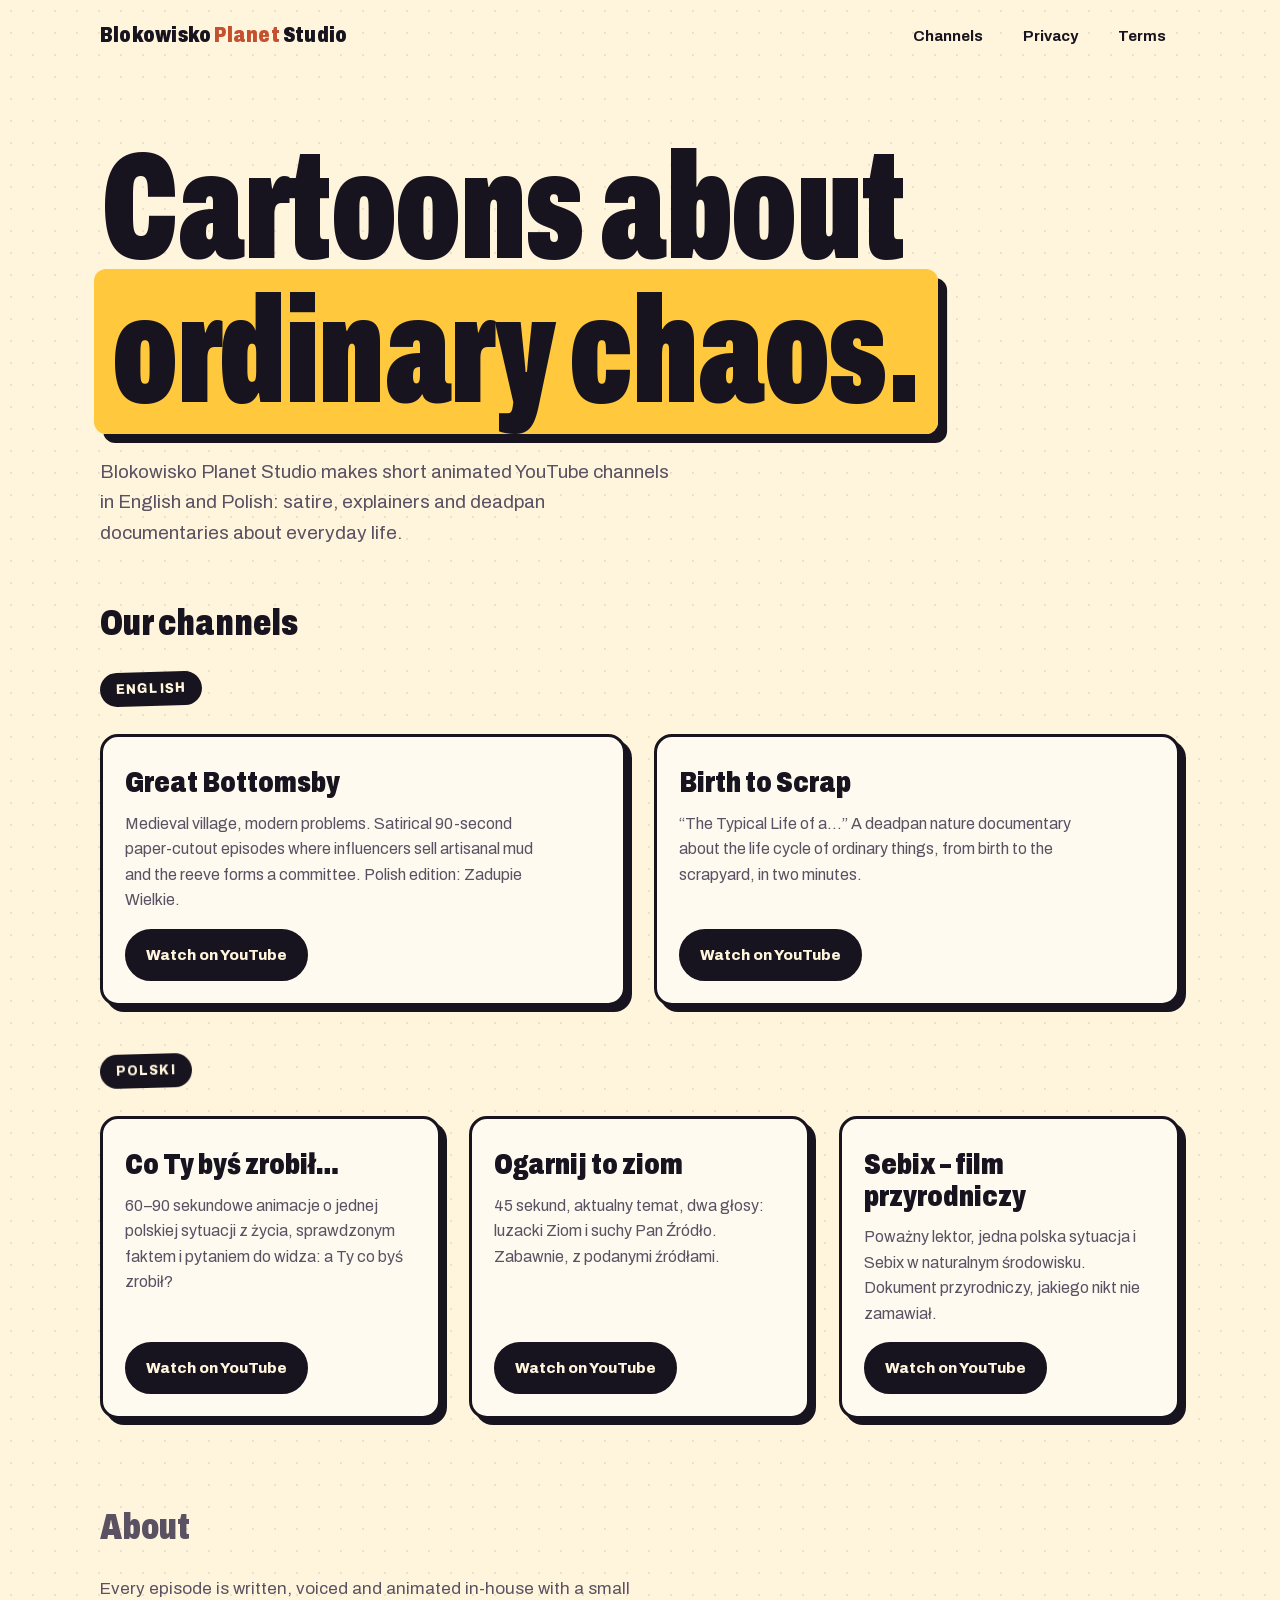
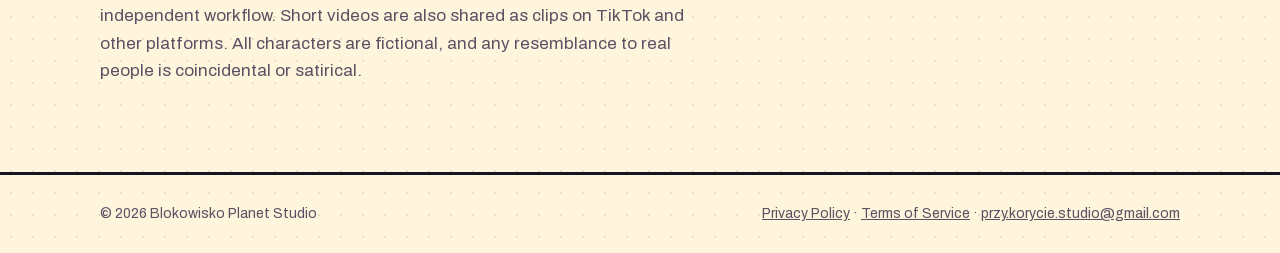
<file: index.html>
<!doctype html>
<html lang="en">
<head>
<meta charset="utf-8">
<meta name="viewport" content="width=device-width,initial-scale=1">
<title>Blokowisko Planet Studio</title>
<meta name="description" content="Animated YouTube channels: satire, explainers and nature documentaries about ordinary life.">
<link rel="icon" href="favicon.svg" type="image/svg+xml">
<link rel="preload" href="fonts/archivo-latin.woff2" as="font" type="font/woff2" crossorigin>
<link rel="stylesheet" href="style.css">
</head>
<body>
<header class="site"><div class="wrap">
<a class="brand" href="./">Blokowisko <span>Planet</span> Studio</a>
<nav><a href="#channels">Channels</a><a href="privacy/">Privacy</a><a href="terms/">Terms</a></nav>
</div></header>
<main>
<section class="hero wrap">
<h1>Cartoons about <mark>ordinary chaos.</mark></h1>
<p>Blokowisko Planet Studio makes short animated YouTube channels in English and Polish: satire, explainers and deadpan documentaries about everyday life.</p>
</section>
<section class="wrap" id="channels">
<h2>Our channels</h2>
<div class="block">
<section class="floor en" aria-labelledby="floor-en">
<h3 class="floor-label" id="floor-en">English</h3>
<article class="flat" style="--c:var(--mustard);--i:0"><h3>Great Bottomsby</h3><p>Medieval village, modern problems. Satirical 90-second paper-cutout episodes where influencers sell artisanal mud and the reeve forms a committee. Polish edition: Zadupie Wielkie.</p><a class="btn" href="https://www.youtube.com/results?search_query=Great+Bottomsby" rel="noopener">Watch on YouTube</a></article>
<article class="flat" style="--c:var(--teal);--i:1"><h3>Birth to Scrap</h3><p>“The Typical Life of a…” A deadpan nature documentary about the life cycle of ordinary things, from birth to the scrapyard, in two minutes.</p><a class="btn" href="https://www.youtube.com/results?search_query=Birth+to+Scrap" rel="noopener">Watch on YouTube</a></article>
</section>
<section class="floor pl" aria-labelledby="floor-pl">
<h3 class="floor-label" id="floor-pl">Polski</h3>
<article class="flat" style="--c:var(--brick);--i:2"><h3>Co Ty byś zrobił…</h3><p>60–90 sekundowe animacje o jednej polskiej sytuacji z życia, sprawdzonym faktem i pytaniem do widza: a Ty co byś zrobił?</p><a class="btn" href="https://www.youtube.com/results?search_query=Co+Ty+byś+zrobił" rel="noopener">Watch on YouTube</a></article>
<article class="flat" style="--c:var(--olive);--i:3"><h3>Ogarnij to ziom</h3><p>45 sekund, aktualny temat, dwa głosy: luzacki Ziom i suchy Pan Źródło. Zabawnie, z podanymi źródłami.</p><a class="btn" href="https://www.youtube.com/results?search_query=Ogarnij+to+ziom" rel="noopener">Watch on YouTube</a></article>
<article class="flat" style="--c:var(--rose);--i:4"><h3>Sebix – film przyrodniczy</h3><p>Poważny lektor, jedna polska sytuacja i Sebix w naturalnym środowisku. Dokument przyrodniczy, jakiego nikt nie zamawiał.</p><a class="btn" href="https://www.youtube.com/results?search_query=Sebix+film+przyrodniczy" rel="noopener">Watch on YouTube</a></article>
</section>
</div>
<div class="about"><h2>About</h2><p>Every episode is written, voiced and animated in-house with a small independent workflow. Short videos are also shared as clips on TikTok and other platforms. All characters are fictional, and any resemblance to real people is coincidental or satirical.</p></div>
</section>
</main>
<footer><div class="wrap">
<span>© 2026 Blokowisko Planet Studio</span>
<span><a href="privacy/">Privacy Policy</a> · <a href="terms/">Terms of Service</a> · <a href="mailto:przy.korycie.studio@gmail.com">przy.korycie.studio@gmail.com</a></span>
</div></footer>
</body>
</html>
</file>
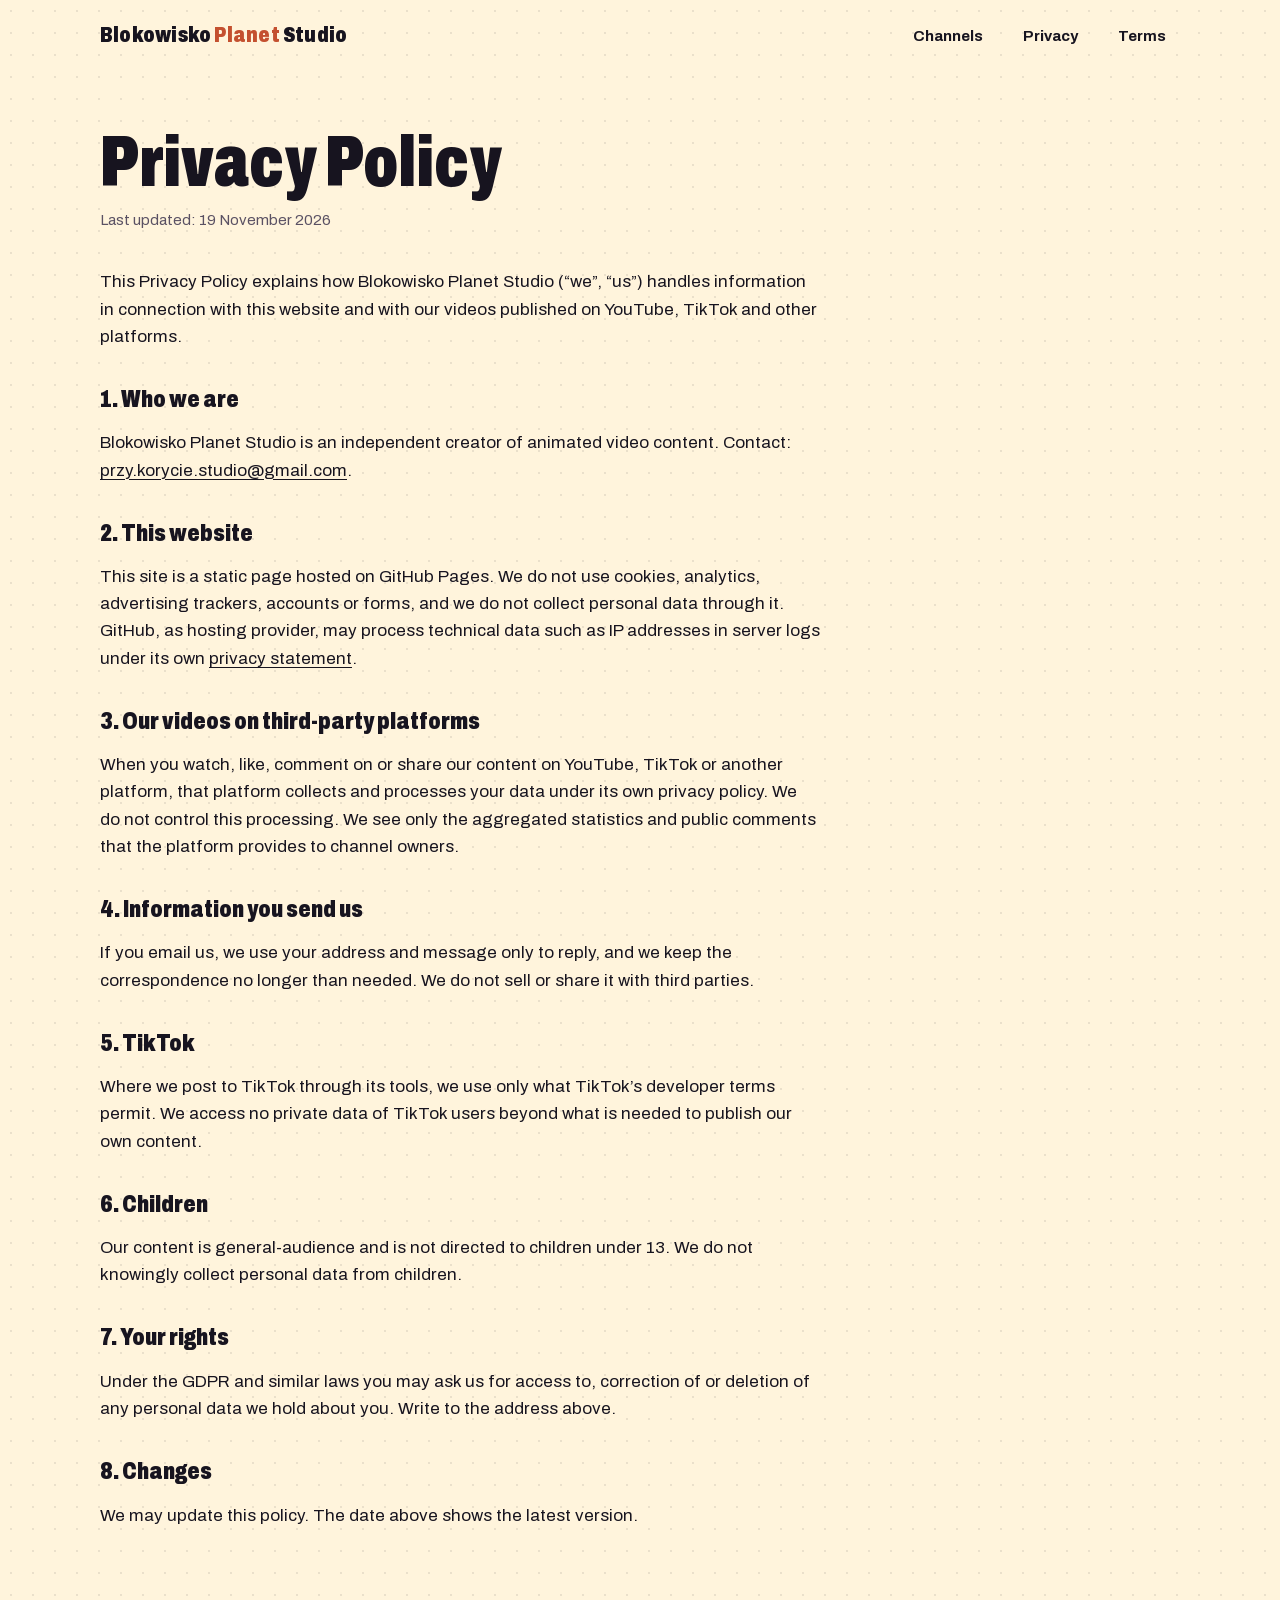
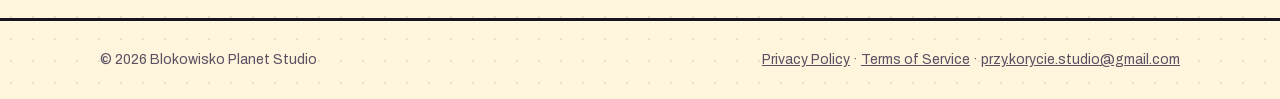
<file: privacy/index.html>
<!doctype html>
<html lang="en">
<head>
<meta charset="utf-8">
<meta name="viewport" content="width=device-width,initial-scale=1">
<title>Privacy Policy – Blokowisko Planet Studio</title>
<meta name="description" content="Privacy Policy for Blokowisko Planet Studio">
<link rel="icon" href="../favicon.svg" type="image/svg+xml">
<link rel="stylesheet" href="../style.css">
</head>
<body>
<header class="site"><div class="wrap">
<a class="brand" href="../">Blokowisko <span>Planet</span> Studio</a>
<nav><a href="../#channels">Channels</a><a href="../privacy/">Privacy</a><a href="../terms/">Terms</a></nav>
</div></header>
<main class="wrap"><article class="doc"><h1>Privacy Policy</h1><p class="meta">Last updated: 19 November 2026</p><p>This Privacy Policy explains how Blokowisko Planet Studio (“we”, “us”) handles information in connection with this website and with our videos published on YouTube, TikTok and other platforms.</p>
<h2>1. Who we are</h2><p>Blokowisko Planet Studio is an independent creator of animated video content. Contact: <a href="mailto:przy.korycie.studio@gmail.com">przy.korycie.studio@gmail.com</a>.</p>
<h2>2. This website</h2><p>This site is a static page hosted on GitHub Pages. We do not use cookies, analytics, advertising trackers, accounts or forms, and we do not collect personal data through it. GitHub, as hosting provider, may process technical data such as IP addresses in server logs under its own <a href="https://docs.github.com/en/site-policy/privacy-policies/github-general-privacy-statement">privacy statement</a>.</p>
<h2>3. Our videos on third-party platforms</h2><p>When you watch, like, comment on or share our content on YouTube, TikTok or another platform, that platform collects and processes your data under its own privacy policy. We do not control this processing. We see only the aggregated statistics and public comments that the platform provides to channel owners.</p>
<h2>4. Information you send us</h2><p>If you email us, we use your address and message only to reply, and we keep the correspondence no longer than needed. We do not sell or share it with third parties.</p>
<h2>5. TikTok</h2><p>Where we post to TikTok through its tools, we use only what TikTok’s developer terms permit. We access no private data of TikTok users beyond what is needed to publish our own content.</p>
<h2>6. Children</h2><p>Our content is general-audience and is not directed to children under 13. We do not knowingly collect personal data from children.</p>
<h2>7. Your rights</h2><p>Under the GDPR and similar laws you may ask us for access to, correction of or deletion of any personal data we hold about you. Write to the address above.</p>
<h2>8. Changes</h2><p>We may update this policy. The date above shows the latest version.</p></article></main><footer><div class="wrap">
<span>© 2026 Blokowisko Planet Studio</span>
<span><a href="../privacy/">Privacy Policy</a> · <a href="../terms/">Terms of Service</a> · <a href="mailto:przy.korycie.studio@gmail.com">przy.korycie.studio@gmail.com</a></span>
</div></footer>
</body>
</html>
</file>
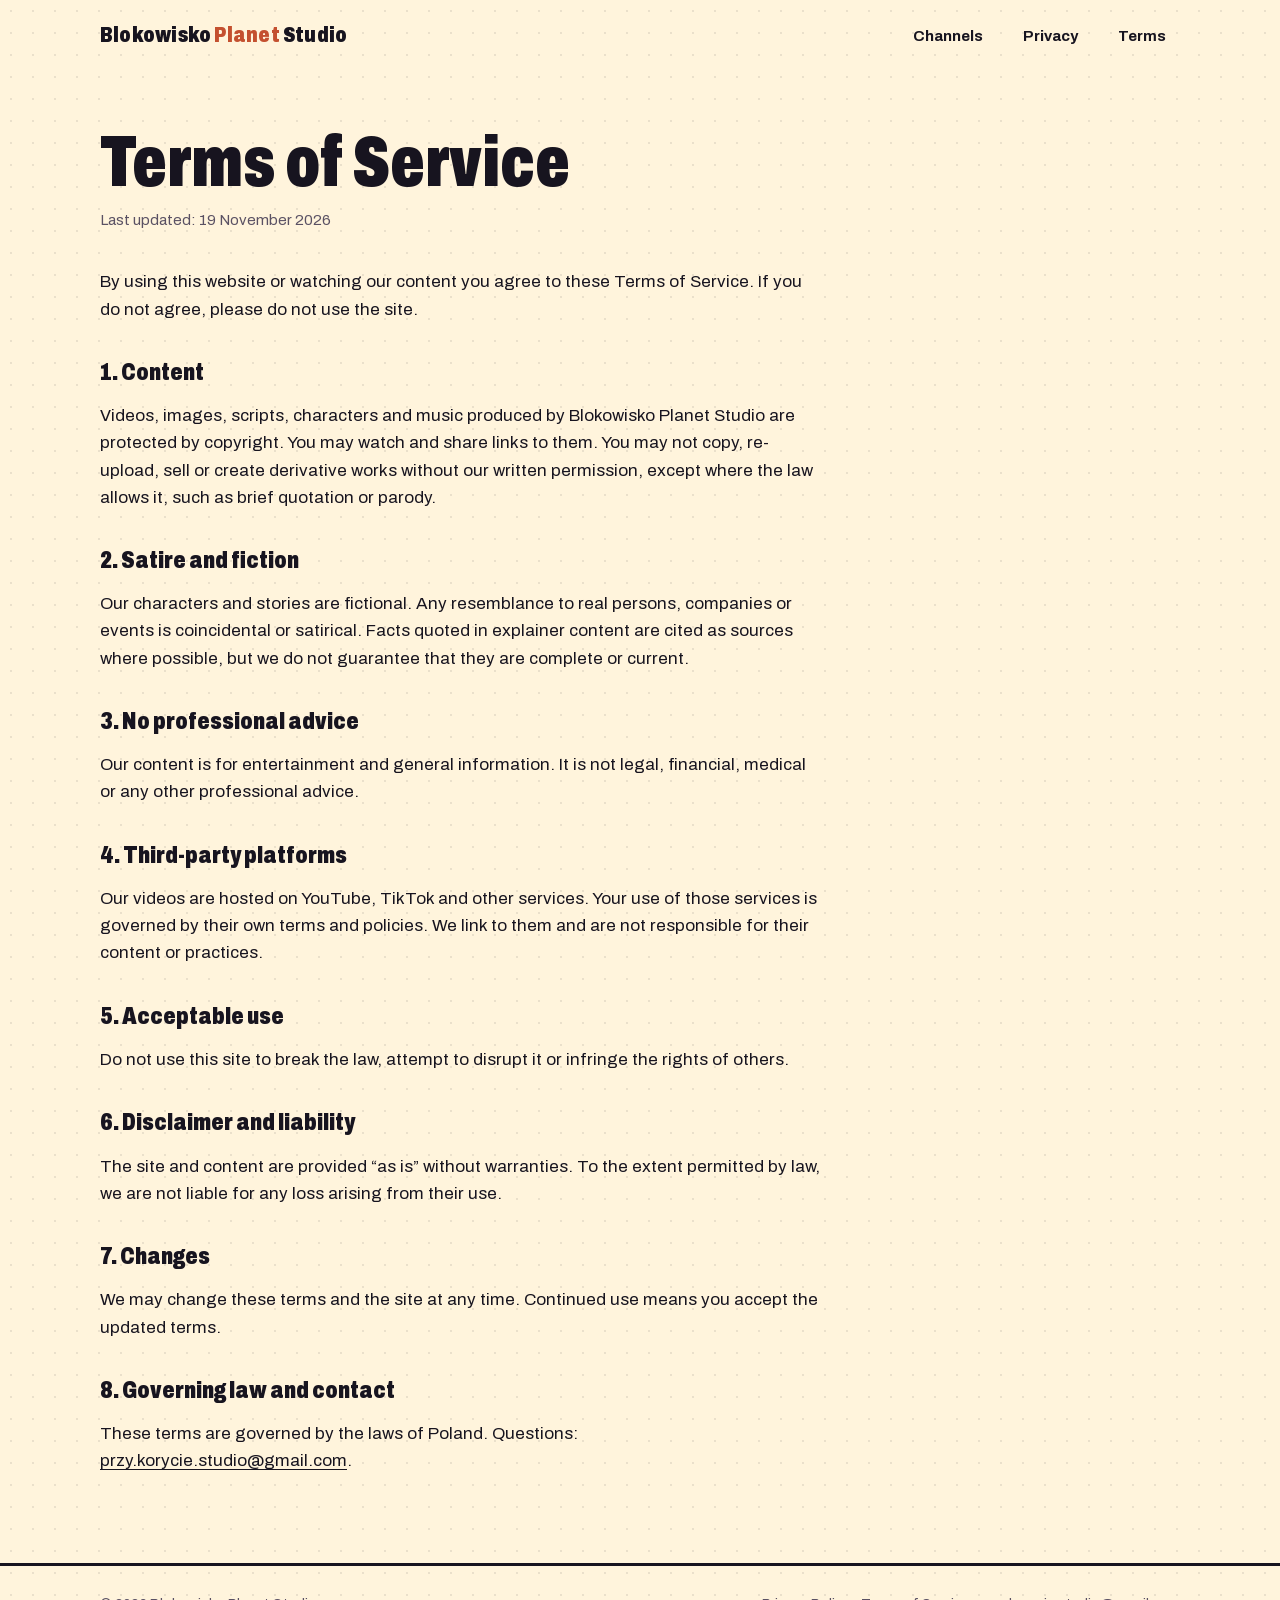
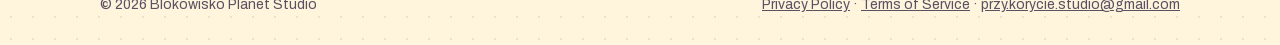
<file: terms/index.html>
<!doctype html>
<html lang="en">
<head>
<meta charset="utf-8">
<meta name="viewport" content="width=device-width,initial-scale=1">
<title>Terms of Service – Blokowisko Planet Studio</title>
<meta name="description" content="Terms of Service for Blokowisko Planet Studio">
<link rel="icon" href="../favicon.svg" type="image/svg+xml">
<link rel="stylesheet" href="../style.css">
</head>
<body>
<header class="site"><div class="wrap">
<a class="brand" href="../">Blokowisko <span>Planet</span> Studio</a>
<nav><a href="../#channels">Channels</a><a href="../privacy/">Privacy</a><a href="../terms/">Terms</a></nav>
</div></header>
<main class="wrap"><article class="doc"><h1>Terms of Service</h1><p class="meta">Last updated: 19 November 2026</p><p>By using this website or watching our content you agree to these Terms of Service. If you do not agree, please do not use the site.</p>
<h2>1. Content</h2><p>Videos, images, scripts, characters and music produced by Blokowisko Planet Studio are protected by copyright. You may watch and share links to them. You may not copy, re-upload, sell or create derivative works without our written permission, except where the law allows it, such as brief quotation or parody.</p>
<h2>2. Satire and fiction</h2><p>Our characters and stories are fictional. Any resemblance to real persons, companies or events is coincidental or satirical. Facts quoted in explainer content are cited as sources where possible, but we do not guarantee that they are complete or current.</p>
<h2>3. No professional advice</h2><p>Our content is for entertainment and general information. It is not legal, financial, medical or any other professional advice.</p>
<h2>4. Third-party platforms</h2><p>Our videos are hosted on YouTube, TikTok and other services. Your use of those services is governed by their own terms and policies. We link to them and are not responsible for their content or practices.</p>
<h2>5. Acceptable use</h2><p>Do not use this site to break the law, attempt to disrupt it or infringe the rights of others.</p>
<h2>6. Disclaimer and liability</h2><p>The site and content are provided “as is” without warranties. To the extent permitted by law, we are not liable for any loss arising from their use.</p>
<h2>7. Changes</h2><p>We may change these terms and the site at any time. Continued use means you accept the updated terms.</p>
<h2>8. Governing law and contact</h2><p>These terms are governed by the laws of Poland. Questions: <a href="mailto:przy.korycie.studio@gmail.com">przy.korycie.studio@gmail.com</a>.</p></article></main><footer><div class="wrap">
<span>© 2026 Blokowisko Planet Studio</span>
<span><a href="../privacy/">Privacy Policy</a> · <a href="../terms/">Terms of Service</a> · <a href="mailto:przy.korycie.studio@gmail.com">przy.korycie.studio@gmail.com</a></span>
</div></footer>
</body>
</html>
</file>
<file: style.css>
@font-face{font-family:Archivo;font-style:normal;font-weight:100 900;font-stretch:62% 125%;font-display:swap;src:url(fonts/archivo-latin-ext.woff2) format("woff2");unicode-range:U+0100-02BA,U+02BD-02C5,U+02C7-02CC,U+02CE-02D7,U+02DD-02FF,U+0304,U+0308,U+0329,U+1D00-1DBF,U+1E00-1E9F,U+1EF2-1EFF,U+2020,U+20A0-20AB,U+20AD-20C4,U+2113,U+2C60-2C7F,U+A720-A7FF}
@font-face{font-family:Archivo;font-style:normal;font-weight:100 900;font-stretch:62% 125%;font-display:swap;src:url(fonts/archivo-latin.woff2) format("woff2");unicode-range:U+0000-00FF,U+0131,U+0152-0153,U+02BB-02BC,U+02C6,U+02DA,U+02DC,U+0304,U+0308,U+0329,U+2000-206F,U+20AC,U+2122,U+2191,U+2193,U+2212,U+2215,U+FEFF,U+FFFD}

/* Saturday-morning cartoon: cream paper, thick ink outlines, hard offset shadows. */
:root{
  --bg:#fff4dc;--ink:#17141f;--muted:#5a5163;
  --card:#fffaf0;--line:#17141f;--shadow:#17141f;
  --hl:#ffc83d;--hl-ink:#17141f;--accent:#c4502f;
  --focus:#b8472d;
  --mustard:#ffc83d;--teal:#46c2b8;--brick:#ff6f4d;--olive:#a8c93f;--rose:#ff8fb1;
}
@media (prefers-color-scheme:dark){:root{
  --bg:#15121c;--ink:#fff4dc;--muted:#b4abc0;
  --card:#221d2d;--line:#fff4dc;--shadow:#000;
  --accent:#ff8a6b;
  --focus:#ffc83d;
}}

*{box-sizing:border-box}
html{scroll-behavior:smooth}
body{margin:0;background:var(--bg);color:var(--ink);font:17px/1.6 Archivo,system-ui,-apple-system,"Segoe UI",Roboto,sans-serif;
  background-image:radial-gradient(color-mix(in srgb,var(--ink) 9%,transparent) 1.2px,transparent 1.4px);background-size:22px 22px}
a{color:inherit}
:focus-visible{outline:3px solid var(--focus);outline-offset:3px}
.wrap{max-width:1120px;margin:0 auto;padding:0 20px}

header.site .wrap{display:flex;align-items:center;justify-content:space-between;gap:16px;height:72px}
.brand{font-weight:900;font-stretch:75%;font-size:22px;letter-spacing:.01em;text-decoration:none;white-space:nowrap}
.brand span{color:var(--accent)}
nav a{text-decoration:none;margin-left:12px;font-size:15px;font-weight:700;color:var(--ink);padding:6px 12px;border:2px solid transparent;border-radius:999px;transition:background-color .15s,border-color .15s}
nav a:hover{border-color:var(--line);background:var(--card)}

.hero{padding:64px 20px 56px}
.hero h1{font-weight:900;font-stretch:62%;font-size:clamp(52px,12vw,152px);line-height:.95;letter-spacing:-.01em;margin:0 0 32px;text-wrap:balance}
.hero mark{background:var(--hl);color:var(--hl-ink);padding:0 .12em;margin:0 -.04em;border-radius:.08em;-webkit-box-decoration-break:clone;box-decoration-break:clone;box-shadow:.06em .06em 0 var(--shadow)}
.hero p{font-size:19px;color:var(--muted);max-width:52ch;margin:0}

h2{font-weight:900;font-stretch:75%;font-size:36px;line-height:1.1;margin:0 0 28px}

.block{display:grid;gap:48px;margin-bottom:88px}
.floor{display:grid;grid-template-columns:repeat(6,1fr);gap:28px}
.floor-label{grid-column:1/-1;justify-self:start;margin:0;padding:6px 16px;background:var(--ink);color:var(--bg);font-size:14px;font-weight:800;font-stretch:90%;letter-spacing:.08em;text-transform:uppercase;border-radius:999px;transform:rotate(-1.5deg)}
.flat{grid-column:span 2;background:var(--card);border:3px solid var(--line);border-radius:18px;box-shadow:6px 6px 0 var(--shadow);padding:22px 14px 22px;display:flex;flex-direction:column;gap:12px;transition:transform .18s ease,box-shadow .18s ease;animation:pop .5s cubic-bezier(.34,1.56,.64,1) both;animation-delay:calc(var(--i)*.07s)}
.flat:hover{transform:translate(-3px,-3px) rotate(-.4deg);box-shadow:9px 9px 0 var(--shadow)}
.floor.en .flat{grid-column:span 3}
@keyframes pop{from{opacity:0;transform:translateY(18px) scale(.96)}}

.flat h3{margin:8px 8px 0;font-weight:900;font-stretch:75%;font-size:30px;line-height:1.05}
.flat p{margin:0 8px;color:var(--muted);font-size:16px;flex:1;max-width:46ch}
.flat a.btn{align-self:flex-start;margin:4px 8px 0;background:var(--ink);color:var(--bg);text-decoration:none;font-weight:800;font-size:15px;padding:11px 18px;border:3px solid var(--line);border-radius:999px;transition:background-color .15s,color .15s}
.flat a.btn:hover{background:var(--hl);color:#17141f}

.about{padding:0 0 88px;max-width:62ch;color:var(--muted)}
.about p{margin:0}

footer{border-top:3px solid var(--line);padding:28px 0;color:var(--muted);font-size:14px}
footer .wrap{display:flex;flex-wrap:wrap;gap:12px 24px;justify-content:space-between}

.doc{padding:56px 0 72px;max-width:72ch}
.doc h1{font-weight:900;font-stretch:70%;font-size:clamp(40px,7vw,72px);line-height:.95;margin:0 0 12px}
.doc .meta{color:var(--muted);margin:0 0 36px;font-size:15px}
.doc h2{font-size:24px;margin:36px 0 8px}
.doc ul{padding-left:22px}
.doc a{text-underline-offset:3px}

@media (max-width:720px){
  header.site .wrap{height:auto;flex-wrap:wrap;padding-top:12px;padding-bottom:12px}
  nav a{margin:0 6px 0 0}
  .hero{padding:44px 20px 36px}
  .floor,.floor.en{grid-template-columns:1fr}
  .flat,.floor.en .flat{grid-column:auto}
}
@media (prefers-reduced-motion:reduce){
  .flat{animation:none;transition:none}
  .flat:hover{transform:none}
}
</file>
